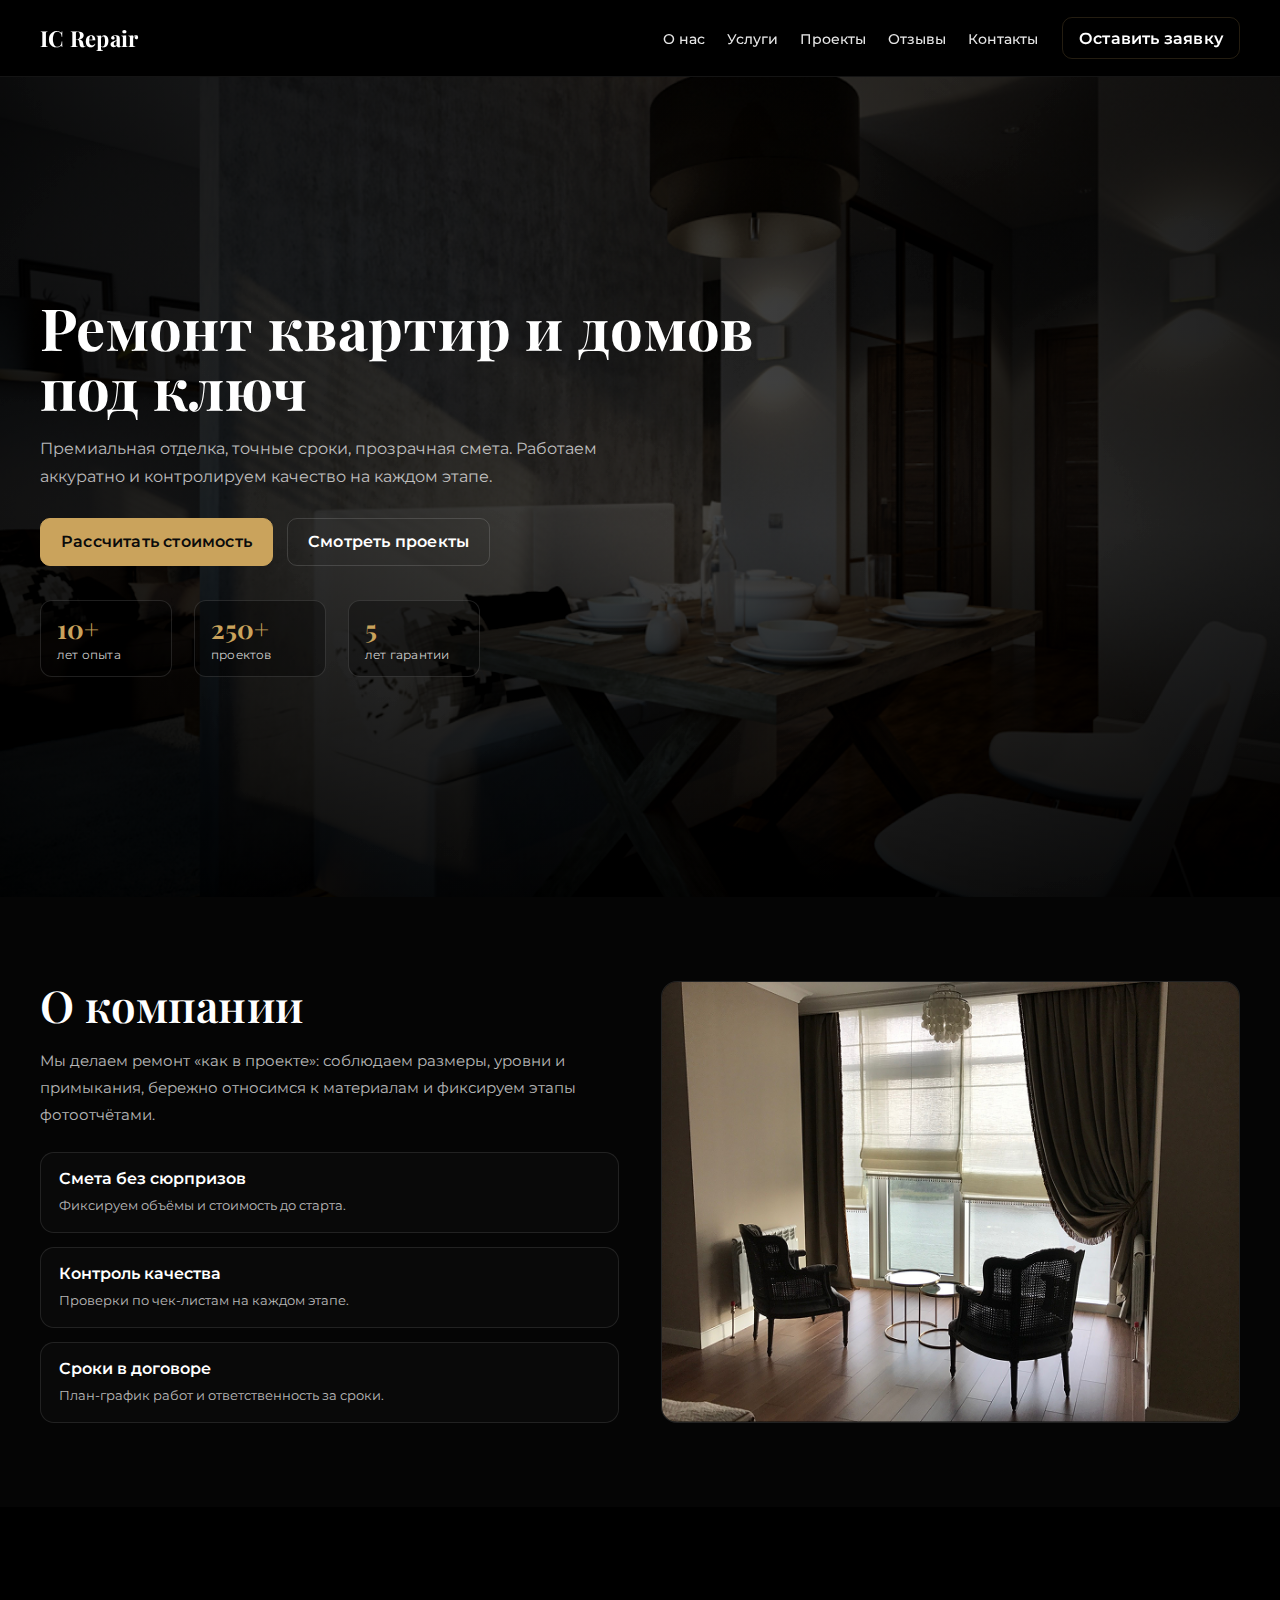
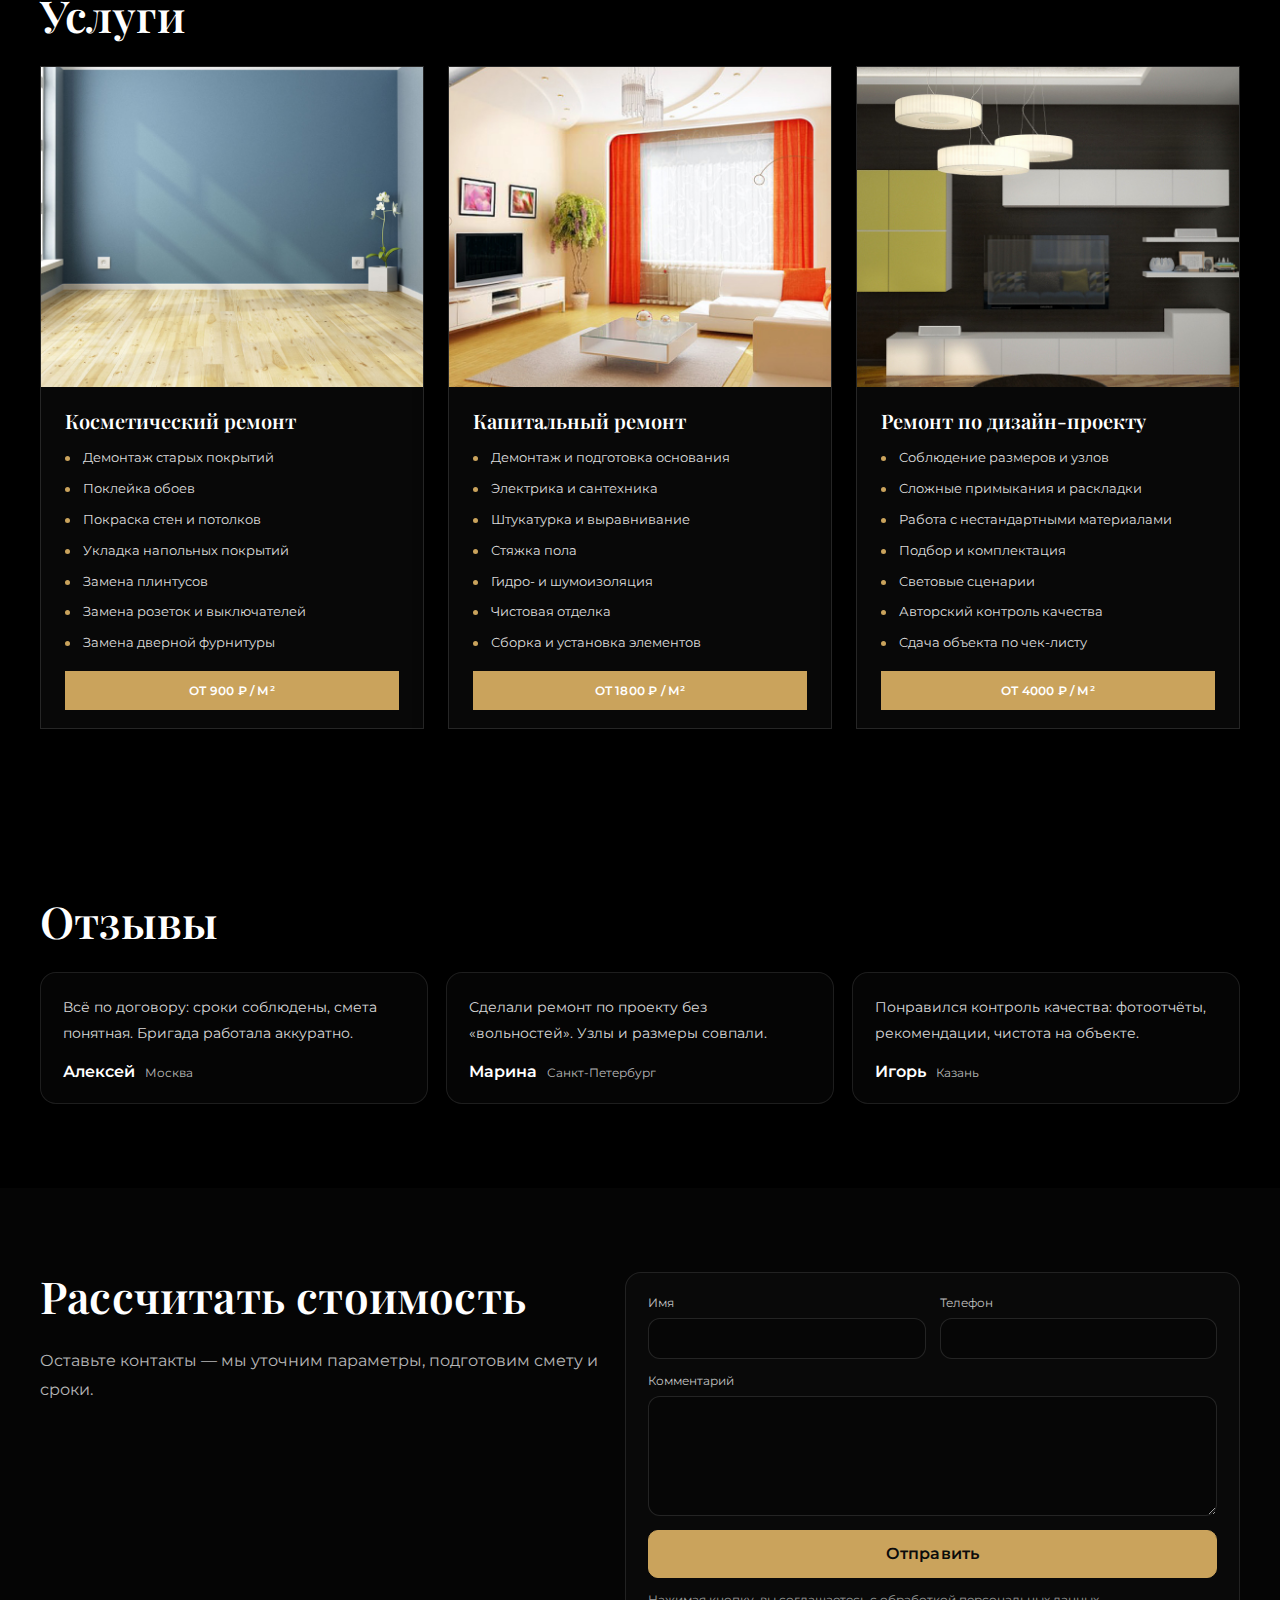
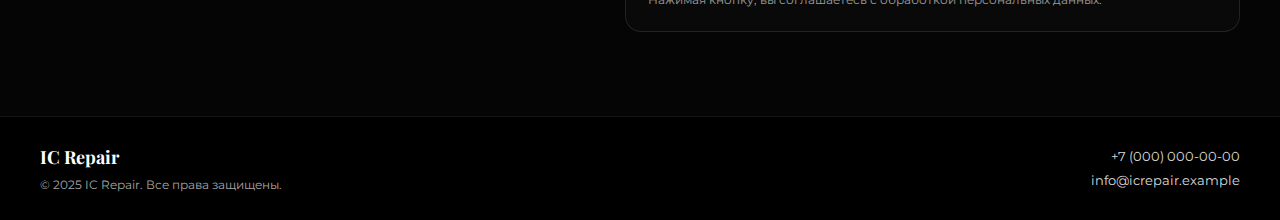
<file: index.html>
<!-- index.html -->
<!doctype html>
<html lang="ru">
  <head>
    <meta charset="UTF-8" />
    <meta name="viewport" content="width=device-width, initial-scale=1.0" />
    <title>IC Repair</title>

    <link rel="preconnect" href="https://fonts.googleapis.com" />
    <link rel="preconnect" href="https://fonts.gstatic.com" crossorigin />
    <link
      href="https://fonts.googleapis.com/css2?family=Montserrat:wght@400;500;600&family=Playfair+Display:wght@400;500;600;700&display=swap"
      rel="stylesheet"
    />

    <link rel="stylesheet" href="./style.css" />
  </head>

  <body class="page">
    <header class="header">
      <div class="container header__container">
        <a class="header__logo" href="#" aria-label="IC Repair">
          <span class="header__logo-text">IC Repair</span>
        </a>

        <nav class="header__nav" aria-label="Основная навигация">
          <ul class="header__nav-list">
            <li class="header__nav-item"><a class="header__nav-link" href="#about">О нас</a></li>
            <li class="header__nav-item"><a class="header__nav-link" href="#services">Услуги</a></li>
            <li class="header__nav-item"><a class="header__nav-link" href="#portfolio">Проекты</a></li>
            <li class="header__nav-item"><a class="header__nav-link" href="#reviews">Отзывы</a></li>
            <li class="header__nav-item"><a class="header__nav-link" href="#contact">Контакты</a></li>
          </ul>
        </nav>

        <a class="button button--header" href="#contact">Оставить заявку</a>

        <button class="header__burger" type="button" aria-label="Открыть меню" aria-expanded="false">
          <span class="header__burger-line"></span>
          <span class="header__burger-line"></span>
          <span class="header__burger-line"></span>
        </button>
      </div>
    </header>

    <main class="main">
      <section class="hero" aria-label="Первый экран">
        <div class="hero__bg" aria-hidden="true"></div>

        <div class="container hero__container">
          <div class="hero__content">
            <h1 class="hero__title">Ремонт квартир и домов под ключ</h1>
            <p class="hero__text">
              Премиальная отделка, точные сроки, прозрачная смета. Работаем аккуратно и контролируем качество на каждом
              этапе.
            </p>

            <div class="hero__actions">
              <a class="button button--primary" href="#contact">Рассчитать стоимость</a>
              <a class="button button--ghost" href="#portfolio">Смотреть проекты</a>
            </div>

            <ul class="hero__stats" aria-label="Ключевые цифры">
              <li class="hero__stat">
                <span class="hero__stat-number">10+</span>
                <span class="hero__stat-label">лет опыта</span>
              </li>
              <li class="hero__stat">
                <span class="hero__stat-number">250+</span>
                <span class="hero__stat-label">проектов</span>
              </li>
              <li class="hero__stat">
                <span class="hero__stat-number">5</span>
                <span class="hero__stat-label">лет гарантии</span>
              </li>
            </ul>
          </div>
        </div>
      </section>

      <section class="about" id="about">
        <div class="container about__container">
          <div class="about__content">
            <h2 class="section-title about__title">О компании</h2>
            <p class="about__text">
              Мы делаем ремонт «как в проекте»: соблюдаем размеры, уровни и примыкания, бережно относимся к материалам и
              фиксируем этапы фотоотчётами.
            </p>

            <ul class="about__list">
              <li class="about__item">
                <span class="about__item-title">Смета без сюрпризов</span>
                <span class="about__item-text">Фиксируем объёмы и стоимость до старта.</span>
              </li>
              <li class="about__item">
                <span class="about__item-title">Контроль качества</span>
                <span class="about__item-text">Проверки по чек-листам на каждом этапе.</span>
              </li>
              <li class="about__item">
                <span class="about__item-title">Сроки в договоре</span>
                <span class="about__item-text">План-график работ и ответственность за сроки.</span>
              </li>
            </ul>
          </div>

          <div class="about__media">
            <figure class="about__figure">
              <!-- ЗАМЕНИТЬ на экспорт из Figma (hero/preview) -->
              <img class="about__image" src="./images/about-1.jpg" alt="Интерьер после ремонта" />
            </figure>
          </div>
        </div>
      </section>

      <section class="services" id="services">
        <div class="container services__container">
          <h2 class="section-title services__title">Услуги</h2>
      
          <div class="services__grid">
            <article class="service-card">
              <div class="service-card__image">
                <img
                  src="./images/services-1.png"
                  alt="Косметический ремонт: интерьер после работ"
                  class="service-card__img"
                />
              </div>
      
              <div class="service-card__body">
                <h3 class="service-card__title">Косметический ремонт</h3>
      
                <ul class="service-card__list">
                  <li class="service-card__item">Демонтаж старых покрытий</li>
                  <li class="service-card__item">Поклейка обоев</li>
                  <li class="service-card__item">Покраска стен и потолков</li>
                  <li class="service-card__item">Укладка напольных покрытий</li>
                  <li class="service-card__item">Замена плинтусов</li>
                  <li class="service-card__item">Замена розеток и выключателей</li>
                  <li class="service-card__item">Замена дверной фурнитуры</li>
                </ul>
      
                <div class="service-card__price">от 900 ₽ / м²</div>
              </div>
            </article>
      
            <article class="service-card">
              <div class="service-card__image">
                <img
                  src="./images/services-2.png"
                  alt="Капитальный ремонт: комплексные работы"
                  class="service-card__img"
                />
              </div>
      
              <div class="service-card__body">
                <h3 class="service-card__title">Капитальный ремонт</h3>
      
                <ul class="service-card__list">
                  <li class="service-card__item">Демонтаж и подготовка основания</li>
                  <li class="service-card__item">Электрика и сантехника</li>
                  <li class="service-card__item">Штукатурка и выравнивание</li>
                  <li class="service-card__item">Стяжка пола</li>
                  <li class="service-card__item">Гидро- и шумоизоляция</li>
                  <li class="service-card__item">Чистовая отделка</li>
                  <li class="service-card__item">Сборка и установка элементов</li>
                </ul>
      
                <div class="service-card__price">от 1800 ₽ / м²</div>
              </div>
            </article>
      
            <article class="service-card">
              <div class="service-card__image">
                <img
                  src="./images/services-3.png"
                  alt="Ремонт по дизайн-проекту: точное соблюдение проекта"
                  class="service-card__img"
                />
              </div>
      
              <div class="service-card__body">
                <h3 class="service-card__title">Ремонт по дизайн-проекту</h3>
      
                <ul class="service-card__list">
                  <li class="service-card__item">Соблюдение размеров и узлов</li>
                  <li class="service-card__item">Сложные примыкания и раскладки</li>
                  <li class="service-card__item">Работа с нестандартными материалами</li>
                  <li class="service-card__item">Подбор и комплектация</li>
                  <li class="service-card__item">Световые сценарии</li>
                  <li class="service-card__item">Авторский контроль качества</li>
                  <li class="service-card__item">Сдача объекта по чек-листу</li>
                </ul>
      
                <div class="service-card__price">от 4000 ₽ / м²</div>
              </div>
            </article>
          </div>
        </div>
      </section>            

      <section class="reviews" id="reviews">
        <div class="container reviews__container">
          <h2 class="section-title reviews__title">Отзывы</h2>

          <div class="reviews__grid">
            <article class="review-card reviews__card">
              <p class="review-card__text">
                Всё по договору: сроки соблюдены, смета понятная. Бригада работала аккуратно.
              </p>
              <div class="review-card__meta">
                <span class="review-card__name">Алексей</span>
                <span class="review-card__city">Москва</span>
              </div>
            </article>

            <article class="review-card reviews__card">
              <p class="review-card__text">
                Сделали ремонт по проекту без «вольностей». Узлы и размеры совпали.
              </p>
              <div class="review-card__meta">
                <span class="review-card__name">Марина</span>
                <span class="review-card__city">Санкт-Петербург</span>
              </div>
            </article>

            <article class="review-card reviews__card">
              <p class="review-card__text">
                Понравился контроль качества: фотоотчёты, рекомендации, чистота на объекте.
              </p>
              <div class="review-card__meta">
                <span class="review-card__name">Игорь</span>
                <span class="review-card__city">Казань</span>
              </div>
            </article>
          </div>
        </div>
      </section>

      <section class="contact" id="contact">
        <div class="container contact__container">
          <div class="contact__content">
            <h2 class="section-title contact__title">Рассчитать стоимость</h2>
            <p class="contact__text">
              Оставьте контакты — мы уточним параметры, подготовим смету и сроки.
            </p>
          </div>

          <form class="form contact__form" action="#" method="post">
            <div class="form__row">
              <label class="form__field">
                <span class="form__label">Имя</span>
                <input class="form__input" type="text" name="name" autocomplete="name" required />
              </label>

              <label class="form__field">
                <span class="form__label">Телефон</span>
                <input class="form__input" type="tel" name="phone" autocomplete="tel" required />
              </label>
            </div>

            <label class="form__field form__field--full">
              <span class="form__label">Комментарий</span>
              <textarea class="form__textarea" name="comment" rows="4"></textarea>
            </label>

            <button class="button button--primary form__submit" type="submit">Отправить</button>

            <p class="form__policy">
              Нажимая кнопку, вы соглашаетесь с обработкой персональных данных.
            </p>
          </form>
        </div>
      </section>
    </main>

    <footer class="footer">
      <div class="container footer__container">
        <div class="footer__left">
          <a class="footer__logo" href="#" aria-label="IC Repair">
            <span class="footer__logo-text">IC Repair</span>
          </a>
          <p class="footer__copy">© <span id="year">2025</span> IC Repair. Все права защищены.</p>
        </div>

        <div class="footer__right">
          <a class="footer__link" href="tel:+70000000000">+7 (000) 000-00-00</a>
          <a class="footer__link" href="mailto:info@icrepair.example">info@icrepair.example</a>
        </div>
      </div>
    </footer>
  </body>
</html>
</file>
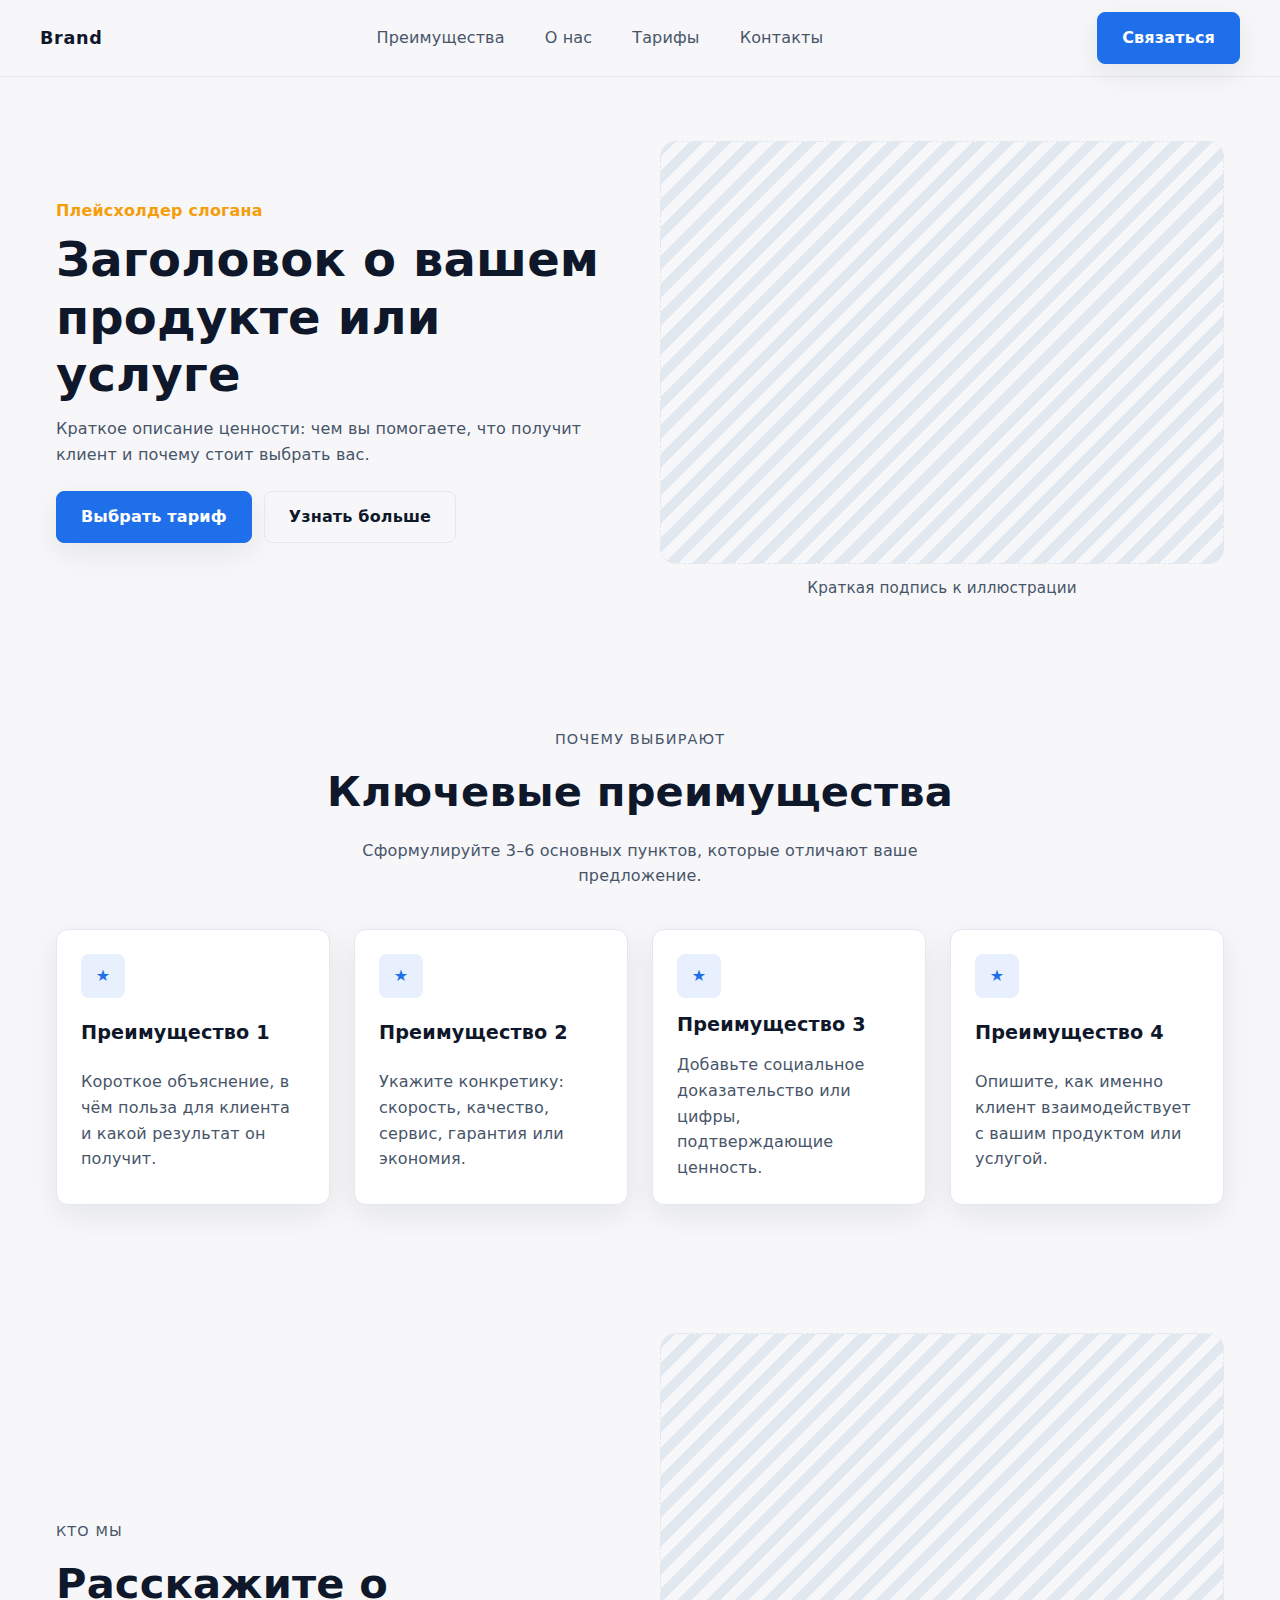
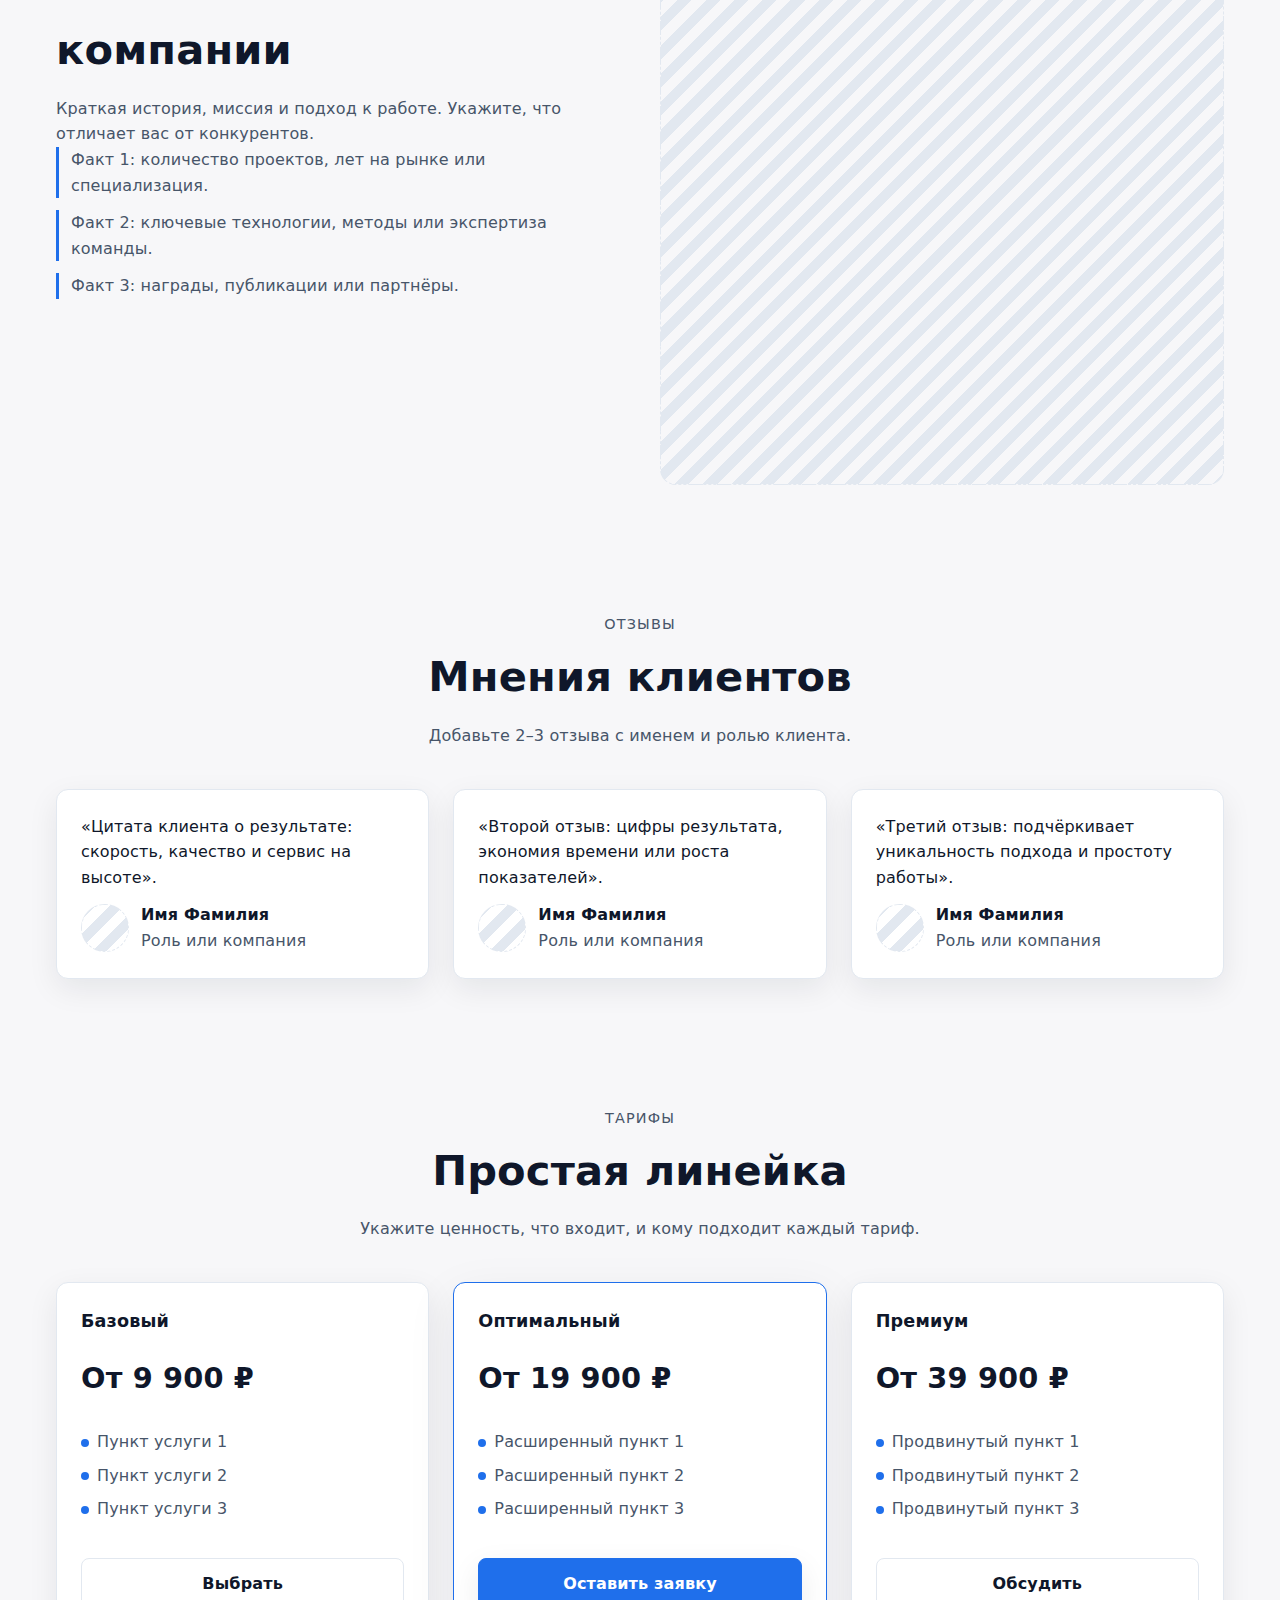
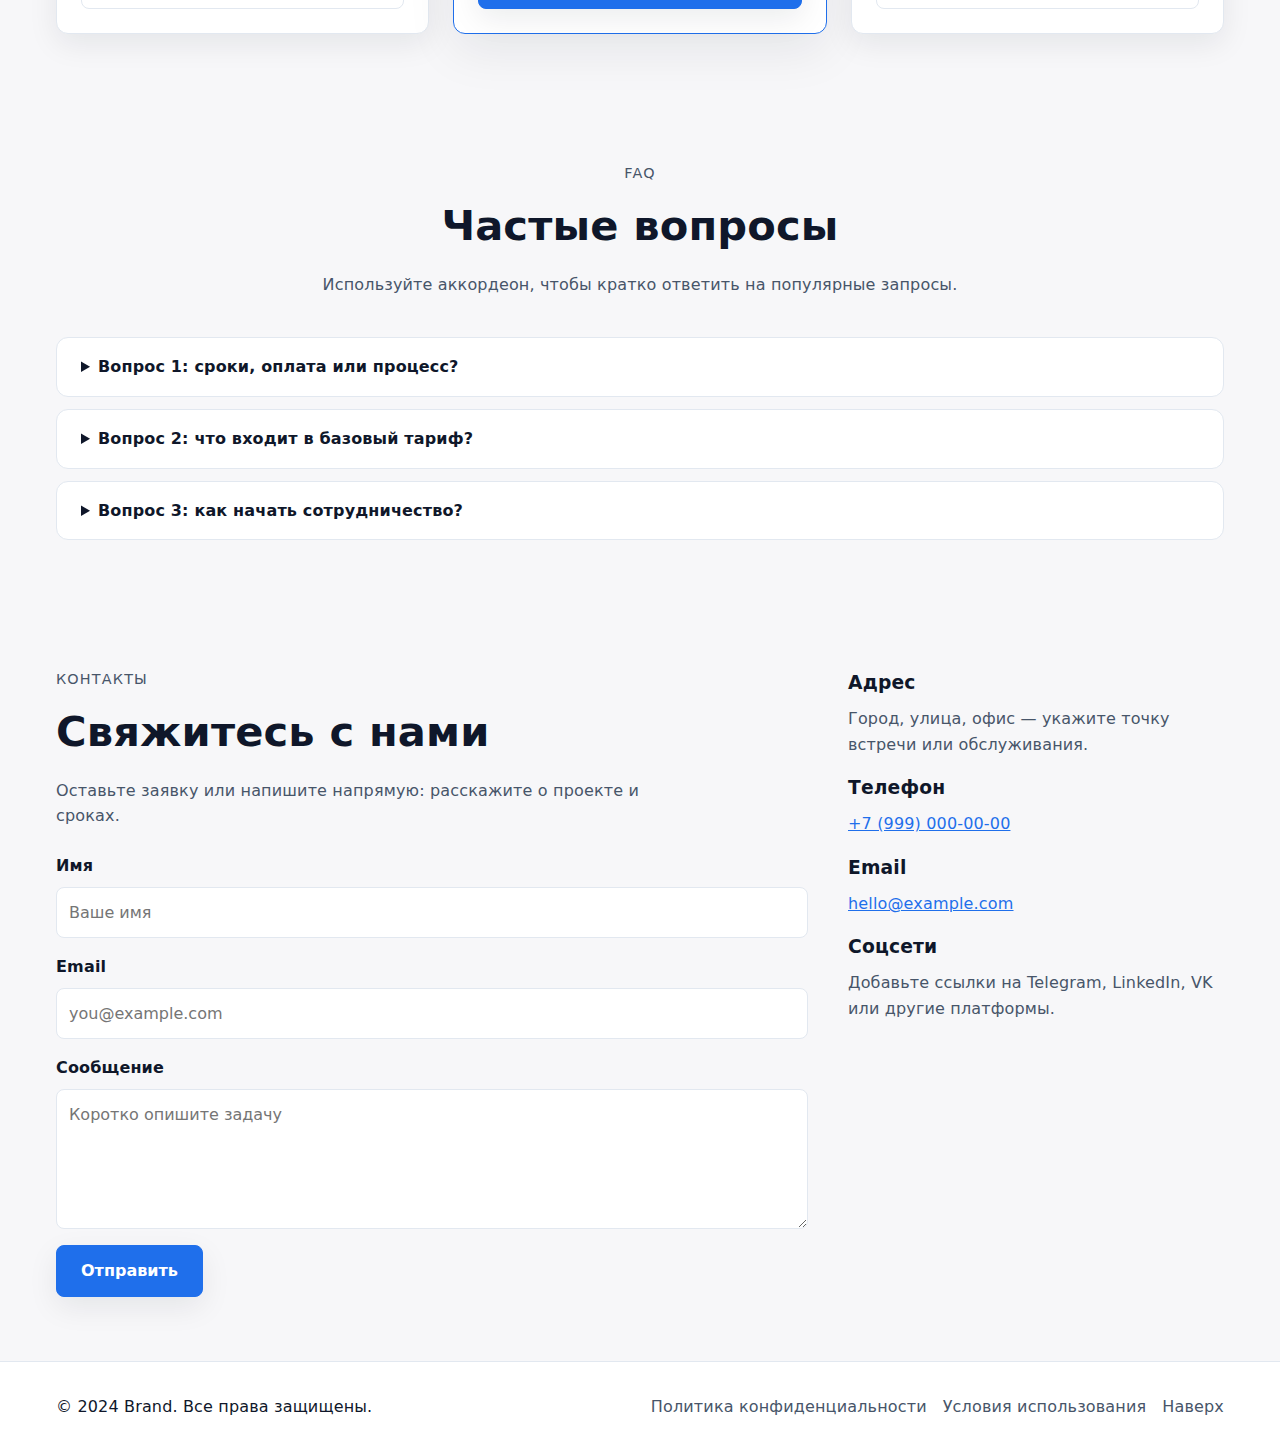
<file: skeleton/index.html>
<!DOCTYPE html>
<html lang="ru">
<head>
  <meta charset="UTF-8">
  <meta name="viewport" content="width=device-width, initial-scale=1.0">
  <title>Универсальный лендинг — Шаблон</title>
  <meta name="description" content="Готовый шаблон лендинга: геро-секция, преимущества, отзывы, цены, контакты.">
  <meta property="og:title" content="Универсальный лендинг — Шаблон">
  <meta property="og:description" content="Быстрый старт для сайта-визитки без фреймворков.">
  <meta property="og:type" content="website">
  <link rel="icon" href="favicon.ico"><!-- Добавьте файл favicon.ico при необходимости -->
  <link rel="stylesheet" href="styles.css">
</head>
<body>
  <header class="site-header">
    <div class="container site-header__layout">
      <a class="site-header__logo" href="#" aria-label="Логотип">Brand</a>
      <nav class="site-header__nav" aria-label="Основная навигация">
        <ul class="site-header__menu">
          <li class="site-header__item"><a class="site-header__link" href="#features">Преимущества</a></li>
          <li class="site-header__item"><a class="site-header__link" href="#about">О нас</a></li>
          <li class="site-header__item"><a class="site-header__link" href="#pricing">Тарифы</a></li>
          <li class="site-header__item"><a class="site-header__link" href="#contact">Контакты</a></li>
        </ul>
      </nav>
      <a class="button button--primary site-header__cta" href="#contact">Связаться</a>
    </div>
  </header>

  <main>
    <section class="hero" id="hero">
      <div class="container hero__grid">
        <div class="hero__content">
          <p class="hero__eyebrow">Плейсхолдер слогана</p>
          <h1 class="hero__title">Заголовок о вашем продукте или услуге</h1>
          <p class="hero__subtitle">Краткое описание ценности: чем вы помогаете, что получит клиент и почему стоит выбрать вас.</p>
          <div class="hero__actions">
            <a class="button button--primary" href="#pricing">Выбрать тариф</a>
            <a class="button button--ghost" href="#features">Узнать больше</a>
          </div>
        </div>
        <figure class="hero__visual" aria-label="Иллюстрация">
          <div class="placeholder placeholder--visual" role="img" aria-label="Плейсхолдер иллюстрации"></div>
          <figcaption class="hero__caption">Краткая подпись к иллюстрации</figcaption>
        </figure>
      </div>
    </section>

    <section class="section" id="features" aria-labelledby="features-title">
      <div class="container">
        <header class="section__header">
          <p class="section__eyebrow">Почему выбирают</p>
          <h2 class="section__title" id="features-title">Ключевые преимущества</h2>
          <p class="section__description">Сформулируйте 3–6 основных пунктов, которые отличают ваше предложение.</p>
        </header>
        <div class="grid grid--features">
          <article class="card feature">
            <div class="card__icon" aria-hidden="true">★</div>
            <h3 class="card__title">Преимущество 1</h3>
            <p class="card__text">Короткое объяснение, в чём польза для клиента и какой результат он получит.</p>
          </article>
          <article class="card feature">
            <div class="card__icon" aria-hidden="true">★</div>
            <h3 class="card__title">Преимущество 2</h3>
            <p class="card__text">Укажите конкретику: скорость, качество, сервис, гарантия или экономия.</p>
          </article>
          <article class="card feature">
            <div class="card__icon" aria-hidden="true">★</div>
            <h3 class="card__title">Преимущество 3</h3>
            <p class="card__text">Добавьте социальное доказательство или цифры, подтверждающие ценность.</p>
          </article>
          <article class="card feature">
            <div class="card__icon" aria-hidden="true">★</div>
            <h3 class="card__title">Преимущество 4</h3>
            <p class="card__text">Опишите, как именно клиент взаимодействует с вашим продуктом или услугой.</p>
          </article>
        </div>
      </div>
    </section>

    <section class="section" id="about" aria-labelledby="about-title">
      <div class="container about">
        <div class="about__content">
          <p class="section__eyebrow">Кто мы</p>
          <h2 class="section__title" id="about-title">Расскажите о компании</h2>
          <p class="section__description">Краткая история, миссия и подход к работе. Укажите, что отличает вас от конкурентов.</p>
          <ul class="about__list">
            <li class="about__item">Факт 1: количество проектов, лет на рынке или специализация.</li>
            <li class="about__item">Факт 2: ключевые технологии, методы или экспертиза команды.</li>
            <li class="about__item">Факт 3: награды, публикации или партнёры.</li>
          </ul>
        </div>
        <div class="about__visual">
          <div class="placeholder placeholder--stacked" role="img" aria-label="Плейсхолдер дополнительного изображения"></div>
        </div>
      </div>
    </section>

    <section class="section" id="testimonials" aria-labelledby="testimonials-title">
      <div class="container">
        <header class="section__header">
          <p class="section__eyebrow">Отзывы</p>
          <h2 class="section__title" id="testimonials-title">Мнения клиентов</h2>
          <p class="section__description">Добавьте 2–3 отзыва с именем и ролью клиента.</p>
        </header>
        <div class="grid grid--testimonials">
          <article class="card testimonial" aria-label="Отзыв клиента">
            <p class="testimonial__text">«Цитата клиента о результате: скорость, качество и сервис на высоте».</p>
            <div class="testimonial__meta">
              <div class="placeholder placeholder--avatar" role="img" aria-label="Аватар клиента"></div>
              <div>
                <p class="testimonial__name">Имя Фамилия</p>
                <p class="testimonial__role">Роль или компания</p>
              </div>
            </div>
          </article>
          <article class="card testimonial" aria-label="Отзыв клиента">
            <p class="testimonial__text">«Второй отзыв: цифры результата, экономия времени или роста показателей».</p>
            <div class="testimonial__meta">
              <div class="placeholder placeholder--avatar" role="img" aria-label="Аватар клиента"></div>
              <div>
                <p class="testimonial__name">Имя Фамилия</p>
                <p class="testimonial__role">Роль или компания</p>
              </div>
            </div>
          </article>
          <article class="card testimonial" aria-label="Отзыв клиента">
            <p class="testimonial__text">«Третий отзыв: подчёркивает уникальность подхода и простоту работы».</p>
            <div class="testimonial__meta">
              <div class="placeholder placeholder--avatar" role="img" aria-label="Аватар клиента"></div>
              <div>
                <p class="testimonial__name">Имя Фамилия</p>
                <p class="testimonial__role">Роль или компания</p>
              </div>
            </div>
          </article>
        </div>
      </div>
    </section>

    <section class="section" id="pricing" aria-labelledby="pricing-title">
      <div class="container">
        <header class="section__header">
          <p class="section__eyebrow">Тарифы</p>
          <h2 class="section__title" id="pricing-title">Простая линейка</h2>
          <p class="section__description">Укажите ценность, что входит, и кому подходит каждый тариф.</p>
        </header>
        <div class="grid grid--pricing">
          <article class="card pricing">
            <h3 class="pricing__title">Базовый</h3>
            <p class="pricing__price">От 9 900 ₽</p>
            <ul class="pricing__list">
              <li class="pricing__item">Пункт услуги 1</li>
              <li class="pricing__item">Пункт услуги 2</li>
              <li class="pricing__item">Пункт услуги 3</li>
            </ul>
            <a class="button button--ghost" href="#contact">Выбрать</a>
          </article>
          <article class="card pricing card--emphasis">
            <h3 class="pricing__title">Оптимальный</h3>
            <p class="pricing__price">От 19 900 ₽</p>
            <ul class="pricing__list">
              <li class="pricing__item">Расширенный пункт 1</li>
              <li class="pricing__item">Расширенный пункт 2</li>
              <li class="pricing__item">Расширенный пункт 3</li>
            </ul>
            <a class="button button--primary" href="#contact">Оставить заявку</a>
          </article>
          <article class="card pricing">
            <h3 class="pricing__title">Премиум</h3>
            <p class="pricing__price">От 39 900 ₽</p>
            <ul class="pricing__list">
              <li class="pricing__item">Продвинутый пункт 1</li>
              <li class="pricing__item">Продвинутый пункт 2</li>
              <li class="pricing__item">Продвинутый пункт 3</li>
            </ul>
            <a class="button button--ghost" href="#contact">Обсудить</a>
          </article>
        </div>
      </div>
    </section>

    <section class="section" id="faq" aria-labelledby="faq-title">
      <div class="container">
        <header class="section__header">
          <p class="section__eyebrow">FAQ</p>
          <h2 class="section__title" id="faq-title">Частые вопросы</h2>
          <p class="section__description">Используйте аккордеон, чтобы кратко ответить на популярные запросы.</p>
        </header>
        <div class="faq">
          <details class="faq__item">
            <summary class="faq__question">Вопрос 1: сроки, оплата или процесс?</summary>
            <p class="faq__answer">Краткий ответ с основными деталями, ссылкой на документацию или контакт.</p>
          </details>
          <details class="faq__item">
            <summary class="faq__question">Вопрос 2: что входит в базовый тариф?</summary>
            <p class="faq__answer">Опишите объём работ, ограничения и как перейти на расширенный план.</p>
          </details>
          <details class="faq__item">
            <summary class="faq__question">Вопрос 3: как начать сотрудничество?</summary>
            <p class="faq__answer">Добавьте шаги: заявка, бриф, демонстрация, запуск.</p>
          </details>
        </div>
      </div>
    </section>

    <section class="section" id="contact" aria-labelledby="contact-title">
      <div class="container contact">
        <div class="contact__form">
          <header class="section__header section__header--compact">
            <p class="section__eyebrow">Контакты</p>
            <h2 class="section__title" id="contact-title">Свяжитесь с нами</h2>
            <p class="section__description">Оставьте заявку или напишите напрямую: расскажите о проекте и сроках.</p>
          </header>
          <form class="form" action="#" method="post">
            <div class="form__group">
              <label class="form__label" for="name">Имя</label>
              <input class="form__input" type="text" id="name" name="name" autocomplete="name" placeholder="Ваше имя" required>
            </div>
            <div class="form__group">
              <label class="form__label" for="email">Email</label>
              <input class="form__input" type="email" id="email" name="email" autocomplete="email" placeholder="you@example.com" required>
            </div>
            <div class="form__group">
              <label class="form__label" for="message">Сообщение</label>
              <textarea class="form__input form__input--textarea" id="message" name="message" rows="4" placeholder="Коротко опишите задачу" required></textarea>
            </div>
            <button class="button button--primary form__submit" type="submit">Отправить</button>
          </form>
        </div>
        <aside class="contact__info" aria-label="Контактная информация">
          <div class="info-block">
            <h3 class="info-block__title">Адрес</h3>
            <p class="info-block__text">Город, улица, офис — укажите точку встречи или обслуживания.</p>
          </div>
          <div class="info-block">
            <h3 class="info-block__title">Телефон</h3>
            <p class="info-block__text"><a class="link" href="tel:+79990000000">+7 (999) 000-00-00</a></p>
          </div>
          <div class="info-block">
            <h3 class="info-block__title">Email</h3>
            <p class="info-block__text"><a class="link" href="mailto:hello@example.com">hello@example.com</a></p>
          </div>
          <div class="info-block">
            <h3 class="info-block__title">Соцсети</h3>
            <p class="info-block__text">Добавьте ссылки на Telegram, LinkedIn, VK или другие платформы.</p>
          </div>
        </aside>
      </div>
    </section>
  </main>

  <footer class="site-footer" aria-label="Подвал сайта">
    <div class="container site-footer__layout">
      <p class="site-footer__copyright">© 2024 Brand. Все права защищены.</p>
      <div class="site-footer__links">
        <a class="site-footer__link" href="#">Политика конфиденциальности</a>
        <a class="site-footer__link" href="#">Условия использования</a>
        <a class="site-footer__link" href="#">Наверх</a>
      </div>
    </div>
  </footer>
</body>
</html>
</file>
<file: style.css>
/* style.css */
*,
*::before,
*::after {
  box-sizing: border-box;
}

:root {
  --container: 1200px;
  --pad: 20px;

  --bg: #0c0c0c;
  --bg-soft: #121212;
  --text: #ffffff;
  --muted: rgba(255, 255, 255, 0.72);
  --line: rgba(255, 255, 255, 0.14);

  --accent: #caa35c;
  --accent-2: rgba(202, 163, 92, 0.18);

  --font-sans: "Montserrat", system-ui, -apple-system, Segoe UI, Roboto, Arial, sans-serif;
  --font-serif: "Playfair Display", Georgia, "Times New Roman", serif;
}

html,
body {
  height: 100%;
}

body {
  margin: 0;
  font-family: var(--font-sans);
  color: var(--text);
  background: #000;
}

img {
  display: block;
  max-width: 100%;
  height: auto;
}

a {
  color: inherit;
  text-decoration: none;
}

button {
  font: inherit;
  color: inherit;
}

.container {
  width: 100%;
  max-width: calc(var(--container) + var(--pad) * 2);
  padding: 0 var(--pad);
  margin: 0 auto;
}

.section-title {
  margin: 0 0 28px;
  font-family: var(--font-serif);
  font-weight: 600;
  font-size: 44px;
  line-height: 1.08;
  letter-spacing: 0.2px;
}

.button {
  display: inline-flex;
  align-items: center;
  justify-content: center;
  gap: 10px;
  min-height: 48px;
  padding: 0 20px;
  border-radius: 10px;
  border: 1px solid transparent;
  font-weight: 600;
  letter-spacing: 0.2px;
  cursor: pointer;
}

.button--primary {
  background: var(--accent);
  color: #0b0b0b;
  border-color: var(--accent);
}

.button--ghost {
  background: transparent;
  border-color: var(--line);
  color: var(--text);
}

.button--header {
  min-height: 42px;
  padding: 0 16px;
  border-radius: 10px;
  background: transparent;
  border-color: var(--accent-2);
}

.header {
  position: sticky;
  top: 0;
  z-index: 10;
  background: rgba(0, 0, 0, 0.65);
  backdrop-filter: blur(10px);
  border-bottom: 1px solid rgba(255, 255, 255, 0.08);
}

.header__container {
  display: flex;
  align-items: center;
  gap: 24px;
  min-height: 76px;
}

.header__logo {
  display: inline-flex;
  align-items: center;
  gap: 10px;
}

.header__logo-text {
  font-family: var(--font-serif);
  font-weight: 700;
  letter-spacing: 0.3px;
  font-size: 22px;
  line-height: 1;
}

.header__nav {
  margin-left: auto;
}

.header__nav-list {
  display: flex;
  align-items: center;
  gap: 22px;
  padding: 0;
  margin: 0;
  list-style: none;
}

.header__nav-link {
  font-weight: 500;
  font-size: 14px;
  line-height: 1;
  opacity: 0.9;
}

.header__burger {
  display: none;
  width: 44px;
  height: 44px;
  padding: 0;
  border: 1px solid rgba(255, 255, 255, 0.12);
  border-radius: 10px;
  background: transparent;
}

.header__burger-line {
  display: block;
  width: 18px;
  height: 2px;
  background: #fff;
  margin: 4px auto;
  border-radius: 2px;
}

.hero {
  position: relative;
  min-height: 820px;
  background: var(--bg);
  overflow: hidden;
}

.hero__bg {
  position: absolute;
  inset: 0;
  background-image: url("./images/hero.png");
  background-size: cover;
  background-position: center;
  filter: saturate(0.95) contrast(1.05);
}

.hero__bg::after {
  content: "";
  position: absolute;
  inset: 0;
  background:
    linear-gradient(90deg, rgba(0, 0, 0, 0.74) 0%, rgba(0, 0, 0, 0.35) 55%, rgba(0, 0, 0, 0.65) 100%),
    linear-gradient(180deg, rgba(0, 0, 0, 0.65) 0%, rgba(0, 0, 0, 0.55) 55%, rgba(0, 0, 0, 0.85) 100%);
}

.hero__container {
  position: relative;
  z-index: 1;
  display: flex;
  align-items: center;
  min-height: 820px;
  padding-top: 80px;
  padding-bottom: 80px;
}

.hero__content {
  max-width: 720px;
}

.hero__title {
  margin: 0 0 18px;
  font-family: var(--font-serif);
  font-weight: 700;
  font-size: 58px;
  line-height: 1.04;
  letter-spacing: 0.3px;
}

.hero__text {
  margin: 0 0 28px;
  max-width: 560px;
  color: var(--muted);
  font-size: 16px;
  line-height: 1.7;
}

.hero__actions {
  display: flex;
  flex-wrap: wrap;
  gap: 14px;
  margin-bottom: 34px;
}

.hero__stats {
  display: flex;
  gap: 22px;
  padding: 0;
  margin: 0;
  list-style: none;
}

.hero__stat {
  padding: 14px 16px;
  border: 1px solid rgba(255, 255, 255, 0.12);
  border-radius: 12px;
  background: rgba(0, 0, 0, 0.32);
  min-width: 132px;
}

.hero__stat-number {
  display: block;
  font-family: var(--font-serif);
  font-weight: 700;
  font-size: 26px;
  line-height: 1.1;
  color: var(--accent);
}

.hero__stat-label {
  display: block;
  margin-top: 4px;
  font-size: 12px;
  color: rgba(255, 255, 255, 0.8);
  letter-spacing: 0.2px;
}

.about {
  background: #050505;
  padding: 84px 0;
}

.about__container {
  display: grid;
  grid-template-columns: 1fr 1fr;
  gap: 42px;
}

.about__title {
  margin-bottom: 18px;
}

.about__text {
  margin: 0 0 24px;
  color: var(--muted);
  line-height: 1.8;
  font-size: 15px;
}

.about__list {
  padding: 0;
  margin: 0;
  list-style: none;
  display: grid;
  gap: 14px;
}

.about__item {
  border: 1px solid rgba(255, 255, 255, 0.1);
  background: rgba(255, 255, 255, 0.02);
  border-radius: 14px;
  padding: 16px 18px;
}

.about__item-title {
  display: block;
  font-weight: 600;
  margin-bottom: 6px;
}

.about__item-text {
  display: block;
  color: var(--muted);
  font-size: 13px;
  line-height: 1.7;
}

.about__media {
  display: grid;
  grid-template-columns: 1fr 1fr;
  gap: 14px;
}

.about__figure {
  margin: 0;
  border-radius: 16px;
  overflow: hidden;
  border: 1px solid rgba(255, 255, 255, 0.1);
  background: #0a0a0a;
  min-height: 260px;
}

.about__figure:nth-child(1) {
  grid-column: 1 / -1;
  min-height: 320px;
}

.about__image {
  width: 100%;
  height: 100%;
  object-fit: cover;
}

.services {
  background: #000;
  padding: 84px 0;
}

.services__grid {
    display: grid;
    grid-template-columns: repeat(3, 1fr);
    gap: 24px;
  }
  
.service-card {
    background: rgba(255, 255, 255, 0.03);
    border: 1px solid rgba(255, 255, 255, 0.12);
    box-shadow: 0 12px 30px rgba(0, 0, 0, 0.45);
  }  
  
.service-card__image {
    width: 100%;
  }
  
.service-card__img {
    display: block;
    width: 100%;
    height: 320px; /* подгони по точной высоте из Figma */
    object-fit: cover;
  }
  
.service-card__body {
    padding: 22px 24px 18px;
  }
  
.service-card__title {
    margin: 0 0 14px;
    font-family: var(--font-serif);
    font-weight: 600;
    font-size: 20px;
    line-height: 1.2;
    color: #ffffff;
  }
  
.service-card__list {
    margin: 0;
    padding: 0;
    list-style: none;
    display: grid;
    gap: 10px;
  }
  
.service-card__item {
    position: relative;
    padding-left: 18px;
    font-size: 13px;
    line-height: 1.6;
    color: rgba(255, 255, 255, 0.88);
  }
  
.service-card__item::before {
    content: "";
    position: absolute;
    left: 0;
    top: 9px;
    width: 5px;
    height: 5px;
    border-radius: 999px;
    background: #caa35c;
  }
  
.service-card__price {
    margin-top: 18px;
    background: #caa35c;
    color: #ffffff;
    text-align: center;
    padding: 12px 10px;
    font-weight: 600;
    letter-spacing: 0.2px;
    text-transform: uppercase;
    font-size: 12px;
  }
  
  /* tablet */
@media (max-width: 1024px) {
    .services__grid {
      grid-template-columns: 1fr;
      gap: 18px;
    }
  
    .service-card__img {
      height: 280px;
    }
}  

.projects {
    background: #050505;
    padding: 80px 0;
  }
  
.projects__grid {
    display: grid;
    grid-template-columns: repeat(3, 1fr);
    gap: 24px;
  }
  
.project-card {
    position: relative;
    min-height: 260px;
    padding: 20px;
    border-radius: 16px;
    background: linear-gradient(
      180deg,
      rgba(255, 255, 255, 0.04),
      rgba(255, 255, 255, 0.015)
    );
    border: 1px solid rgba(255, 255, 255, 0.12);
  }
  
.project-card__label {
    font-size: 12px;
    color: rgba(255, 255, 255, 0.6);
  }
  
.project-card__title {
    margin: 12px 0 6px;
    font-size: 18px;
    font-weight: 600;
    color: #ffffff;
  }
  
.project-card__text {
    margin: 0;
    font-size: 14px;
    line-height: 1.6;
    color: rgba(255, 255, 255, 0.75);
  }
  
  /* tablet */
@media (max-width: 1024px) {
    .projects__grid {
      grid-template-columns: 1fr;
    }
  }  

.portfolio {
  background: #050505;
  padding: 84px 0;
}

.portfolio__grid {
  display: grid;
  grid-template-columns: repeat(12, 1fr);
  gap: 14px;
}

.portfolio__item {
  grid-column: span 4;
}

.work-card {
  border-radius: 16px;
  overflow: hidden;
  border: 1px solid rgba(255, 255, 255, 0.1);
  background: #0a0a0a;
}

.work-card__image {
  width: 100%;
  height: 220px;
  object-fit: cover;
}

.work-card__body {
  padding: 14px 16px 16px;
}

.work-card__title {
  margin: 0 0 6px;
  font-weight: 600;
  font-size: 15px;
}

.work-card__text {
  margin: 0;
  color: var(--muted);
  font-size: 13px;
  line-height: 1.6;
}

.reviews {
  background: #000;
  padding: 84px 0;
}

.reviews__grid {
  display: grid;
  grid-template-columns: repeat(3, 1fr);
  gap: 18px;
}

.review-card {
  border-radius: 16px;
  padding: 22px;
  border: 1px solid rgba(255, 255, 255, 0.1);
  background: rgba(255, 255, 255, 0.02);
}

.review-card__text {
  margin: 0 0 16px;
  color: rgba(255, 255, 255, 0.86);
  line-height: 1.8;
  font-size: 14px;
}

.review-card__meta {
  display: flex;
  align-items: baseline;
  gap: 10px;
}

.review-card__name {
  font-weight: 600;
}

.review-card__city {
  color: var(--muted);
  font-size: 12px;
}

.contact {
  background: #050505;
  padding: 84px 0;
}

.contact__container {
  display: grid;
  grid-template-columns: 1fr 1.1fr;
  gap: 26px;
  align-items: start;
}

.contact__text {
  margin: 0;
  color: var(--muted);
  line-height: 1.8;
}

.form {
  border-radius: 16px;
  padding: 22px;
  border: 1px solid rgba(255, 255, 255, 0.1);
  background: rgba(255, 255, 255, 0.02);
}

.form__row {
  display: grid;
  grid-template-columns: 1fr 1fr;
  gap: 14px;
  margin-bottom: 14px;
}

.form__field {
  display: grid;
  gap: 8px;
}

.form__field--full {
  margin-bottom: 14px;
}

.form__label {
  font-size: 12px;
  color: rgba(255, 255, 255, 0.75);
}

.form__input,
.form__textarea {
  width: 100%;
  border-radius: 12px;
  border: 1px solid rgba(255, 255, 255, 0.12);
  background: rgba(0, 0, 0, 0.28);
  color: var(--text);
  padding: 12px 12px;
  outline: none;
}

.form__textarea {
  resize: vertical;
  min-height: 120px;
}

.form__submit {
  width: 100%;
}

.form__policy {
  margin: 12px 0 0;
  color: rgba(255, 255, 255, 0.6);
  font-size: 12px;
  line-height: 1.6;
}

.footer {
  background: #000;
  border-top: 1px solid rgba(255, 255, 255, 0.08);
  padding: 28px 0;
}

.footer__container {
  display: flex;
  align-items: center;
  justify-content: space-between;
  gap: 18px;
}

.footer__logo-text {
  font-family: var(--font-serif);
  font-weight: 700;
  font-size: 18px;
}

.footer__copy {
  margin: 8px 0 0;
  color: rgba(255, 255, 255, 0.65);
  font-size: 12px;
}

.footer__right {
  display: grid;
  gap: 8px;
  text-align: right;
}

.footer__link {
  font-size: 13px;
  color: rgba(255, 255, 255, 0.86);
}

/* Tablet */
@media (max-width: 1024px) {
  :root {
    --container: 920px;
  }

  .header__nav {
    display: none;
  }

  .header__burger {
    display: inline-flex;
    align-items: center;
    justify-content: center;
    margin-left: auto;
  }

  .button--header {
    display: none;
  }

  .hero {
    min-height: 720px;
  }

  .hero__container {
    min-height: 720px;
  }

  .hero__title {
    font-size: 46px;
  }

  .about__container {
    grid-template-columns: 1fr;
  }

  .services__grid {
    grid-template-columns: 1fr;
  }

  .portfolio__item {
    grid-column: span 6;
  }

  .reviews__grid {
    grid-template-columns: 1fr;
  }

  .contact__container {
    grid-template-columns: 1fr;
  }
}

/* Mobile */
@media (max-width: 640px) {
  .section-title {
    font-size: 34px;
  }

  .hero__title {
    font-size: 38px;
  }

  .hero__stats {
    flex-direction: column;
    max-width: 240px;
  }

  .portfolio__grid {
    gap: 12px;
  }

  .portfolio__item {
    grid-column: span 12;
  }

  .work-card__image {
    height: 200px;
  }

  .form__row {
    grid-template-columns: 1fr;
  }

  .footer__container {
    flex-direction: column;
    align-items: flex-start;
  }

  .footer__right {
    text-align: left;
  }
}
</file>
<file: skeleton/styles.css>
/* CSS Reset (короткий) */
*, *::before, *::after { box-sizing: border-box; }
* { margin: 0; padding: 0; }
html:focus-within { scroll-behavior: smooth; }
body { min-height: 100vh; text-rendering: optimizeLegibility; }
img, picture, video, canvas, svg { display: block; max-width: 100%; }
input, button, textarea, select { font: inherit; }
button { cursor: pointer; }
a { color: inherit; text-decoration: none; }
ul { list-style: none; }

:root {
  --font-base: "Inter", system-ui, -apple-system, sans-serif;
  --color-bg: #f7f7f9;
  --color-surface: #ffffff;
  --color-primary: #1f6feb;
  --color-primary-strong: #1252b3;
  --color-accent: #f59e0b;
  --color-text: #0f172a;
  --color-muted: #475569;
  --color-border: #e2e8f0;
  --color-shadow: rgba(15, 23, 42, 0.08);
  --radius-sm: 8px;
  --radius-md: 12px;
  --radius-lg: 16px;
  --shadow-md: 0 10px 30px var(--color-shadow);
  --space-2: 8px;
  --space-3: 12px;
  --space-4: 16px;
  --space-6: 24px;
  --space-8: 32px;
  --space-10: 40px;
  --space-12: 48px;
  --space-16: 64px;
  --max-width: 1200px;
  --transition: 0.2s ease;
}

@media (prefers-color-scheme: dark) {
  :root {
    --color-bg: #0b1220;
    --color-surface: #0f172a;
    --color-primary: #4f9cfd;
    --color-primary-strong: #2c7be5;
    --color-accent: #facc15;
    --color-text: #e2e8f0;
    --color-muted: #94a3b8;
    --color-border: #1f2937;
    --color-shadow: rgba(0, 0, 0, 0.4);
  }
}

body {
  font-family: var(--font-base);
  background: var(--color-bg);
  color: var(--color-text);
  line-height: 1.6;
  letter-spacing: 0.01em;
}

.container {
  width: min(100%, var(--max-width));
  margin: 0 auto;
  padding: 0 var(--space-4);
}

.section {
  padding: var(--space-16) 0;
}

.section__header {
  max-width: 640px;
  margin: 0 auto var(--space-10);
  text-align: center;
}

.section__header--compact {
  margin: 0 0 var(--space-6);
  text-align: left;
}

.section__eyebrow {
  font-size: 0.9rem;
  text-transform: uppercase;
  letter-spacing: 0.08em;
  color: var(--color-muted);
  margin-bottom: var(--space-2);
}

.section__title {
  font-size: clamp(1.6rem, 2vw + 1rem, 2.6rem);
  margin-bottom: var(--space-3);
}

.section__description {
  color: var(--color-muted);
  font-size: 1rem;
}

.grid {
  display: grid;
  gap: var(--space-6);
}

.grid--features {
  grid-template-columns: repeat(auto-fit, minmax(240px, 1fr));
}

.grid--testimonials {
  grid-template-columns: repeat(auto-fit, minmax(280px, 1fr));
}

.grid--pricing {
  grid-template-columns: repeat(auto-fit, minmax(260px, 1fr));
}

.site-header {
  position: sticky;
  top: 0;
  z-index: 10;
  background: var(--color-bg);
  border-bottom: 1px solid var(--color-border);
  backdrop-filter: blur(8px);
}

.site-header__layout {
  display: flex;
  align-items: center;
  justify-content: space-between;
  gap: var(--space-4);
  padding: var(--space-3) 0;
}

.site-header__logo {
  font-weight: 700;
  font-size: 1.1rem;
  letter-spacing: 0.04em;
}

.site-header__nav {
  flex: 1;
}

.site-header__menu {
  display: flex;
  align-items: center;
  justify-content: center;
  gap: var(--space-4);
}

.site-header__link {
  color: var(--color-muted);
  font-weight: 500;
  padding: var(--space-2) var(--space-3);
  border-radius: var(--radius-sm);
  transition: background var(--transition), color var(--transition);
}

.site-header__link:hover,
.site-header__link:focus-visible {
  background: var(--color-border);
  color: var(--color-text);
  outline: none;
}

.site-header__cta { flex-shrink: 0; }

.hero {
  padding: var(--space-16) 0;
}

.hero__grid {
  display: grid;
  grid-template-columns: repeat(auto-fit, minmax(280px, 1fr));
  gap: var(--space-10);
  align-items: center;
}

.hero__eyebrow {
  color: var(--color-accent);
  font-weight: 600;
  margin-bottom: var(--space-2);
}

.hero__title {
  font-size: clamp(2rem, 3vw + 1rem, 3rem);
  line-height: 1.2;
  margin-bottom: var(--space-3);
}

.hero__subtitle {
  color: var(--color-muted);
  margin-bottom: var(--space-6);
}

.hero__actions {
  display: flex;
  gap: var(--space-3);
  flex-wrap: wrap;
}

.hero__visual {
  display: grid;
  gap: var(--space-3);
  justify-items: center;
}

.hero__caption {
  color: var(--color-muted);
  font-size: 0.95rem;
}

.placeholder {
  width: 100%;
  border-radius: var(--radius-lg);
  background: repeating-linear-gradient(135deg, var(--color-border), var(--color-border) 10px, rgba(0,0,0,0) 10px, rgba(0,0,0,0) 20px);
  border: 1px dashed var(--color-border);
}

.placeholder--visual { aspect-ratio: 4 / 3; }

.placeholder--stacked { aspect-ratio: 3 / 4; }

.placeholder--avatar {
  width: 48px;
  height: 48px;
  border-radius: 50%;
}

.card {
  background: var(--color-surface);
  border: 1px solid var(--color-border);
  border-radius: var(--radius-md);
  padding: var(--space-6);
  box-shadow: var(--shadow-md);
  display: grid;
  gap: var(--space-3);
  transition: transform var(--transition), box-shadow var(--transition), border-color var(--transition);
}

.card:hover,
.card:focus-within {
  transform: translateY(-4px);
  box-shadow: 0 16px 40px var(--color-shadow);
  border-color: var(--color-primary);
}

.card__icon {
  width: 44px;
  height: 44px;
  display: grid;
  place-items: center;
  border-radius: var(--radius-sm);
  background: rgba(31, 111, 235, 0.1);
  color: var(--color-primary);
  font-weight: 700;
}

.card__title {
  font-size: 1.2rem;
}

.card__text {
  color: var(--color-muted);
}

.about {
  display: grid;
  gap: var(--space-10);
  grid-template-columns: repeat(auto-fit, minmax(280px, 1fr));
  align-items: center;
}

.about__list { display: grid; gap: var(--space-3); }

.about__item {
  padding-left: var(--space-3);
  border-left: 3px solid var(--color-primary);
  color: var(--color-muted);
}

.testimonial__text { color: var(--color-text); }

.testimonial__meta {
  display: grid;
  grid-template-columns: auto 1fr;
  align-items: center;
  gap: var(--space-3);
}

.testimonial__name { font-weight: 600; }

.testimonial__role { color: var(--color-muted); }

.pricing__title {
  font-size: 1.1rem;
  margin-bottom: var(--space-2);
}

.pricing__price {
  font-size: 1.8rem;
  font-weight: 700;
  margin-bottom: var(--space-4);
}

.pricing__list {
  display: grid;
  gap: var(--space-2);
  color: var(--color-muted);
  margin-bottom: var(--space-6);
}

.pricing__item { position: relative; padding-left: var(--space-4); }

.pricing__item::before {
  content: "";
  position: absolute;
  left: 0;
  top: 0.6em;
  width: 8px;
  height: 8px;
  border-radius: 50%;
  background: var(--color-primary);
}

.card--emphasis {
  border-color: var(--color-primary);
  box-shadow: 0 16px 50px var(--color-shadow);
}

.faq { display: grid; gap: var(--space-3); }

.faq__item {
  background: var(--color-surface);
  border: 1px solid var(--color-border);
  border-radius: var(--radius-md);
  padding: var(--space-4) var(--space-6);
}

.faq__question {
  font-weight: 600;
  cursor: pointer;
  position: relative;
}

.faq__answer { margin-top: var(--space-3); color: var(--color-muted); }

.contact {
  display: grid;
  grid-template-columns: 2fr 1fr;
  gap: var(--space-10);
  align-items: start;
}

.form { display: grid; gap: var(--space-4); }

.form__group { display: grid; gap: var(--space-2); }

.form__label { font-weight: 600; }

.form__input {
  padding: var(--space-3);
  border-radius: var(--radius-sm);
  border: 1px solid var(--color-border);
  background: var(--color-surface);
  transition: border-color var(--transition), box-shadow var(--transition);
}

.form__input:focus-visible {
  outline: none;
  border-color: var(--color-primary);
  box-shadow: 0 0 0 3px rgba(31, 111, 235, 0.2);
}

.form__input--textarea { resize: vertical; min-height: 140px; }

.form__submit { width: fit-content; }

.contact__info { display: grid; gap: var(--space-4); }

.info-block { display: grid; gap: var(--space-2); }

.info-block__title { font-weight: 700; }

.info-block__text { color: var(--color-muted); }

.link {
  color: var(--color-primary);
  text-decoration: underline;
}

.button {
  display: inline-flex;
  align-items: center;
  justify-content: center;
  gap: var(--space-2);
  padding: var(--space-3) var(--space-6);
  border-radius: var(--radius-sm);
  font-weight: 600;
  border: 1px solid transparent;
  transition: transform var(--transition), box-shadow var(--transition), background var(--transition), border-color var(--transition), color var(--transition);
}

.button--primary {
  background: var(--color-primary);
  color: #ffffff;
  border-color: var(--color-primary);
  box-shadow: var(--shadow-md);
}

.button--primary:hover,
.button--primary:focus-visible {
  background: var(--color-primary-strong);
  border-color: var(--color-primary-strong);
  transform: translateY(-1px);
  outline: none;
}

.button--ghost {
  background: transparent;
  color: var(--color-text);
  border-color: var(--color-border);
}

.button--ghost:hover,
.button--ghost:focus-visible {
  border-color: var(--color-primary);
  color: var(--color-primary);
  transform: translateY(-1px);
  outline: none;
}

.site-footer {
  padding: var(--space-8) 0;
  border-top: 1px solid var(--color-border);
  background: var(--color-surface);
}

.site-footer__layout {
  display: flex;
  flex-wrap: wrap;
  gap: var(--space-4);
  align-items: center;
  justify-content: space-between;
}

.site-footer__links {
  display: flex;
  gap: var(--space-4);
}

.site-footer__link {
  color: var(--color-muted);
  font-weight: 500;
}

.site-footer__link:hover,
.site-footer__link:focus-visible {
  color: var(--color-text);
  text-decoration: underline;
  outline: none;
}

@media (max-width: 1024px) {
  .site-header__menu { gap: var(--space-3); }
  .hero__grid { gap: var(--space-8); }
  .contact { grid-template-columns: 1fr; }
}

@media (max-width: 768px) {
  .site-header__layout { flex-wrap: wrap; }
  .site-header__nav { order: 3; width: 100%; }
  .site-header__menu { justify-content: flex-start; flex-wrap: wrap; }
  .site-header__cta { order: 2; }
  .section { padding: var(--space-12) 0; }
  .site-footer__layout { flex-direction: column; align-items: flex-start; }
}
</file>
